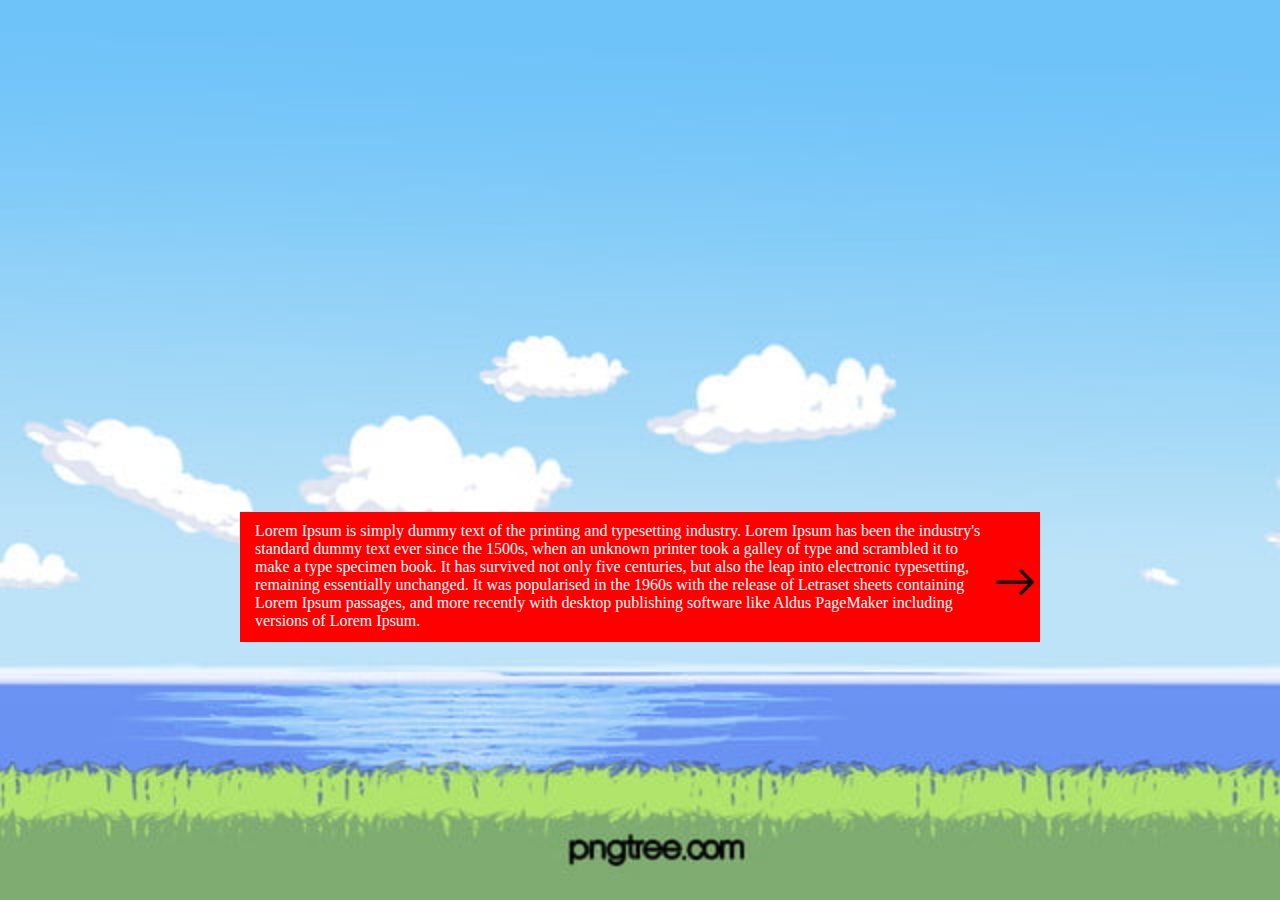
<file: end.html>
<!DOCTYPE html>
<html lang="en">
<head>
    <meta charset="UTF-8">
    <meta http-equiv="X-UA-Compatible" content="IE=edge">
    <meta name="viewport" content="width=device-width, initial-scale=1.0">
    <link rel="stylesheet" href="style.css">
    
    <title>Room info du jeux</title>
</head>
<body>
    <section class="image-1">
        <div class="boite">
            <div class="texte">
                <p>Lorem Ipsum is simply dummy text of the printing and typesetting industry. Lorem Ipsum has been the industry's standard dummy text ever since the 1500s, when an unknown printer took a galley of type and scrambled it to make a type specimen book. It has survived not only five centuries, but also the leap into electronic typesetting, remaining essentially unchanged. It was popularised in the 1960s with the release of Letraset sheets containing Lorem Ipsum passages, and more recently with desktop publishing software like Aldus PageMaker including versions of Lorem Ipsum.</p>
                <div class="fleche">
                        <img src="images/asset/—Pngtree—vector forward icon_4184777.png" alt="">
                </div>
            </div>
        </div>
    </section>
</body>
<script src="main.js"></script>
</html>
</file>
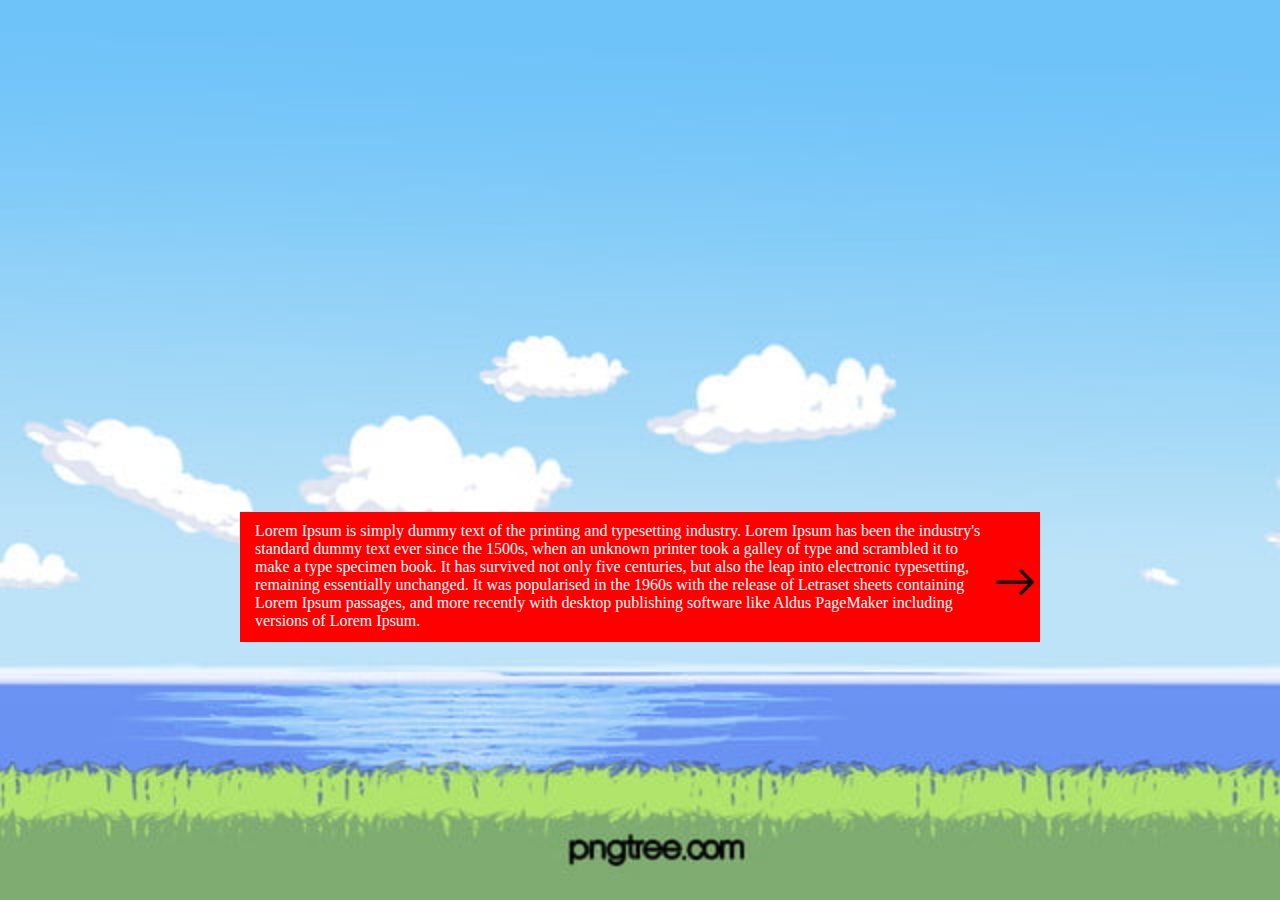
<file: explication3.html>
<!DOCTYPE html>
<html lang="en">
<head>
    <meta charset="UTF-8">
    <meta http-equiv="X-UA-Compatible" content="IE=edge">
    <meta name="viewport" content="width=device-width, initial-scale=1.0">
    <link rel="stylesheet" href="style.css">
    
    <title>Room info du jeux</title>
</head>
<body>
    <section class="image-1">
        <div class="boite">
            <div class="texte">
                <p>Lorem Ipsum is simply dummy text of the printing and typesetting industry. Lorem Ipsum has been the industry's standard dummy text ever since the 1500s, when an unknown printer took a galley of type and scrambled it to make a type specimen book. It has survived not only five centuries, but also the leap into electronic typesetting, remaining essentially unchanged. It was popularised in the 1960s with the release of Letraset sheets containing Lorem Ipsum passages, and more recently with desktop publishing software like Aldus PageMaker including versions of Lorem Ipsum.</p>
                <div class="fleche">
                    <a href="C:/Users/wmouc/Desktop/equipe-8/explication4.html">
                        <img src="images/asset/—Pngtree—vector forward icon_4184777.png" alt="">
                    </a>
                </div>
            </div>
        </div>
    </section>
</body>
<script src="main.js"></script>
</html>
</file>
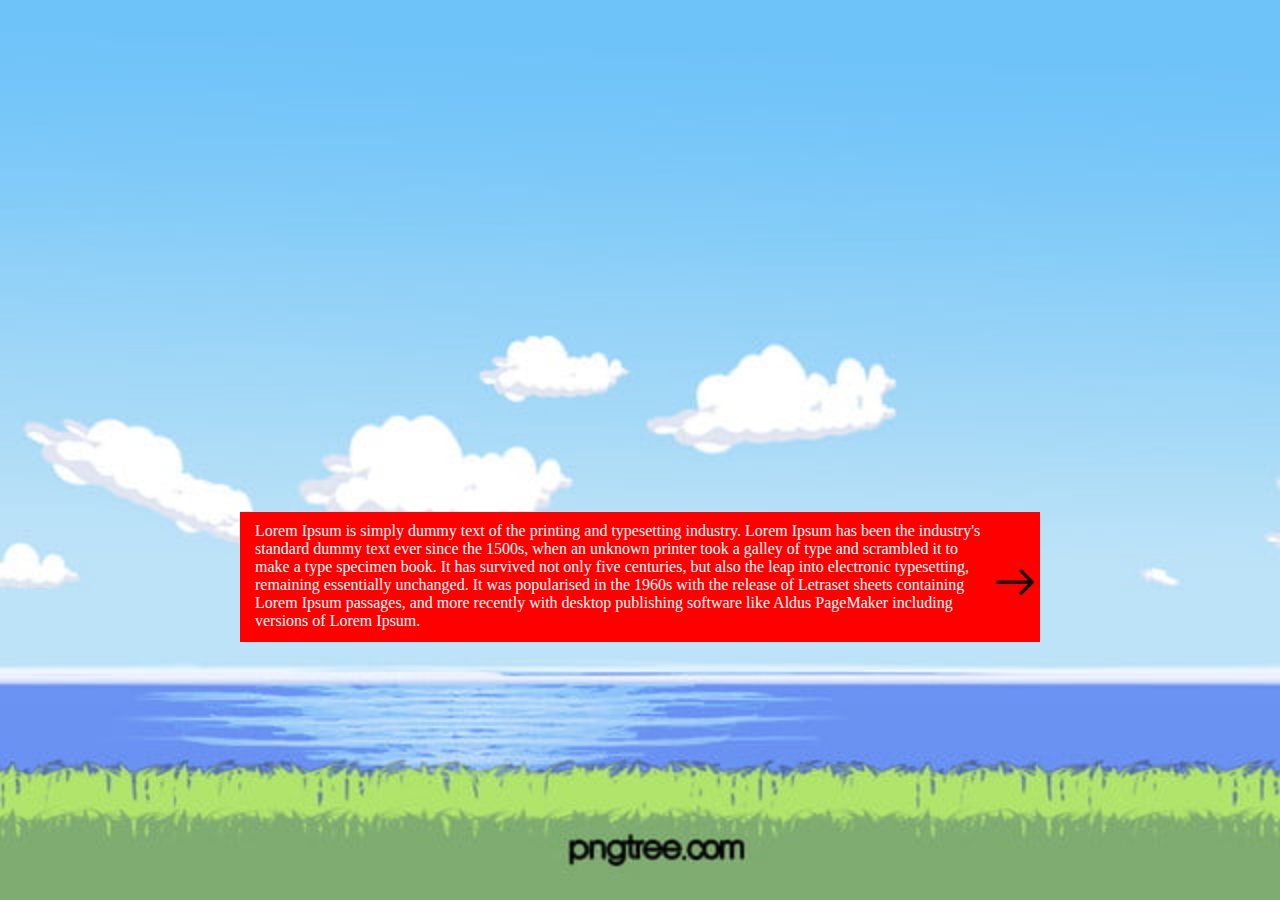
<file: explication4.html>
<!DOCTYPE html>
<html lang="en">
<head>
    <meta charset="UTF-8">
    <meta http-equiv="X-UA-Compatible" content="IE=edge">
    <meta name="viewport" content="width=device-width, initial-scale=1.0">
    <link rel="stylesheet" href="style.css">
    
    <title>Room info du jeux</title>
</head>
<body>
    <section class="image-1">
        <div class="boite">
            <div class="texte">
                <p>Lorem Ipsum is simply dummy text of the printing and typesetting industry. Lorem Ipsum has been the industry's standard dummy text ever since the 1500s, when an unknown printer took a galley of type and scrambled it to make a type specimen book. It has survived not only five centuries, but also the leap into electronic typesetting, remaining essentially unchanged. It was popularised in the 1960s with the release of Letraset sheets containing Lorem Ipsum passages, and more recently with desktop publishing software like Aldus PageMaker including versions of Lorem Ipsum.</p>
                <div class="fleche">
                    <a href="C:/Users/wmouc/Desktop/equipe-8/explication2.html">
                        <img src="images/asset/—Pngtree—vector forward icon_4184777.png" alt="">
                    </a>
                </div>
            </div>
        </div>
    </section>
</body>
<script src="main.js"></script>
</html>
</file>
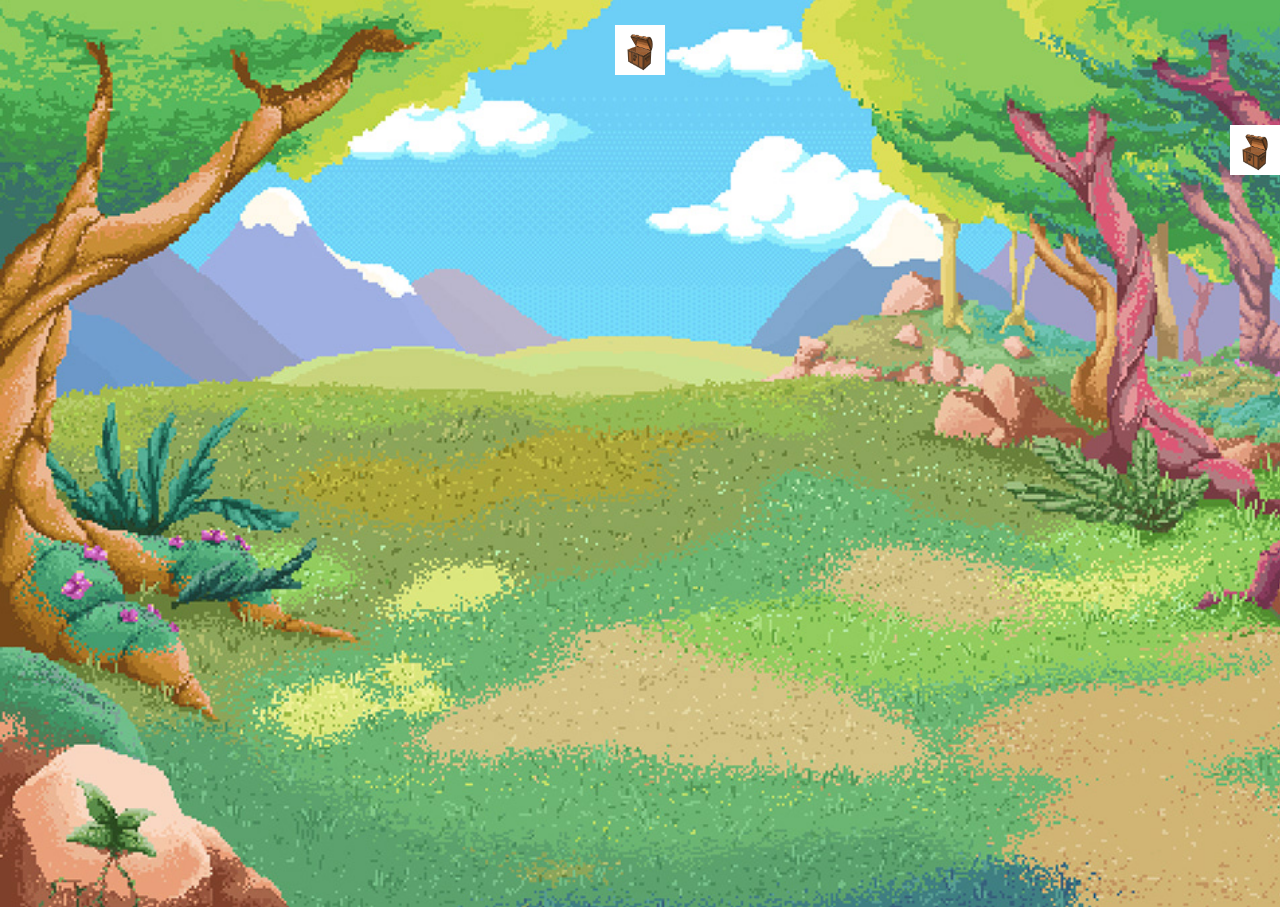
<file: room3d.html>
<!DOCTYPE html>
<html lang="en">
<head>
    <meta charset="UTF-8">
    <meta http-equiv="X-UA-Compatible" content="IE=edge">
    <meta name="viewport" content="width=device-width, initial-scale=1.0">
    <link rel="stylesheet" href="style.css">
    
    <title>Room info du jeux</title>
</head>
<body>
    <div class="background-index">
        <div class="indice">
            <img id="clue_click" src="images/asset/coffre-en-bois-vide-ouvert-d-isolement-sur-le-fond-blanc-vecteur-130754797.jpg" alt="">
        </div>
        <div class="indice1">
            <img id="clue_hover" src="images/asset/coffre-en-bois-vide-ouvert-d-isolement-sur-le-fond-blanc-vecteur-130754797.jpg" alt="">
        </div>
        <div class="compte-bourre">
            <div id="timer"></div>
        </div>
    </div>

    <div class="forme">
        <!-- popup au centre de la page par défaut en display none -->
        <div class="popup" id="popup_hover">
            <p>test</p>    
        </div>

        <!-- popup au centre de la page par défaut en display none -->
        <div class="popup" id="popup_click">
            <p id="close">X</p>
                    <!-- contient des pastilles de couleur -->
                <div class="pastilles">
                    <div class="pastille_red"></div>
                    <div class="pastille_green"></div>
                    <div class="pastille_yellow"></div>
                    <div class="pastille_orange"></div>
                </div>
    
                <!-- héxadécimal de la couleur -->   

                <div class="hexa" id="hexa_hover_red">#FF0000</div>
                <div class="hexa" id="hexa_hover_green">#00FF00</div>
                <div class="hexa" id="hexa_hover_yellow">#FFFF00</div>
                <div class="hexa" id="hexa_hover_orange">#FFA500</div>
        </div>
            
    </div>
</body>
<script src="main.js"></script>
</html>
</file>
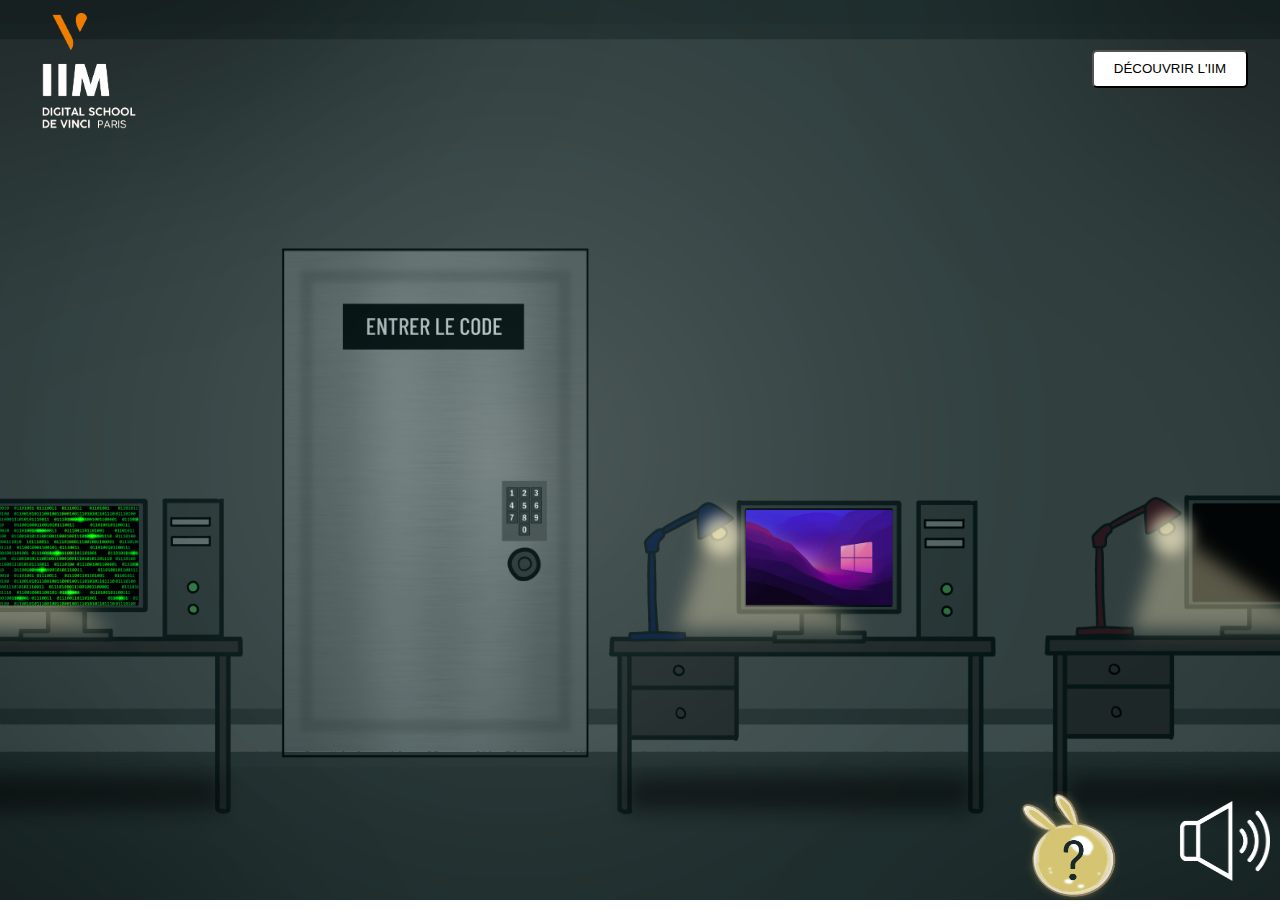
<file: roomdev.html>
<!DOCTYPE html>
<html lang="en">
<head>
    <meta charset="UTF-8">
    <meta http-equiv="X-UA-Compatible" content="IE=edge">
    <meta name="viewport" content="width=device-width, initial-scale=1.0">
    <link rel="stylesheet" href="style.css">
    
    <title>index</title>
</head>
<body>
    <div class="illudev">
        <!-- navbar avec titre et logo -->
        <nav class="navbar">
            <div class="logonav">
                <img src="images/logos/iim.png" alt="">
            </div>
        <button class="button"> <a href="#">découvrir l'iim</a></button>
        </nav>

        <div class="doordev" id="characlue_click3"></div>
        <div  class="cluedev1" id="characlue_click2"></div>

        <!-- popup au centre de la page par défaut en display none -->
        <div class="popup" id="chara_click">
            

            <h1 class="charapopup_title">Bloup est là pour t’aider</h1>
            <p class="charapopup_txt">Cras porttitor tellus libero, non sagittis libero facilisis non. Etiam id rutrum libero, sit amet eleifend nulla. Nam imperdiet nulla sed dignissim pellentesque. Donec sed quam nec elit dignissim varius. Pellentesque vitae ante id purus hendrerit vestibulum non eu nisl. Vestibulum euismod, massa et malesuada laoreet, libero nisi porttitor justo, vitae vulputate felis ante ut lacus. Mauris quis bibendum massa. Nullam nec rutrum neque.</p>
            <button id="close" class="button3">merci</button>
                
        </div>

        <!-- popup indice -->
        <div class="popup" id="chara_click2">

            <h1 class="charapopup_title">Indice 1</h1>
            <p class="charapopup_txt">Cras porttitor tellus libero, non sagittis libero facilisis non. Etiam id rutrum libero, sit amet eleifend nulla. Nam imperdiet nulla sed dignissim pellentesque. Donec sed quam nec elit dignissim varius. Pellentesque vitae ante id purus hendrerit vestibulum non eu nisl. Vestibulum euismod, massa et malesuada laoreet, libero nisi porttitor justo, vitae vulputate felis ante ut lacus. Mauris quis bibendum massa. Nullam nec rutrum neque.</p>
            <button id="close2" class="button3">fermer</button>        
        </div>

        <!-- popup code -->
        <div class="popup" id="chara_click3">

        <h1 class="charapopup_title">Entrez le code pour ouvrir la porte</h1>
        <input class="codedevinput" type="text" id="codedev" name="code"> 
        <button id="close3" class="button3">fermer</button>        
        </div>
        
        <div class="footer_hud2">

            <div class="timer">
                <div id="timer"></div>
            </div>


            <div class="charasound">

                <div id="characlue_click">
                    <img class="character" src="images/asset/bloup.png" alt="">
                </div>

                <div id="sound-click">
                    <img  class="sound" src="images/asset/speaker.png" alt="">
                </div>
            
            </div>

            
        </div>



        </div>
            
    </div>
</body>
<script src="main.js"></script>
</html>
</file>
<file: style.css>
* {
    margin: 0;
    padding: 0;
    box-sizing: border-box;
}


/*index*/

.navbar {
    display: flex;
    flex-direction: row;
    justify-content: space-between;
    padding: 0 2rem;

}

.logonav img{
    width: 100px;
    margin-top: 10px;
    margin-left: 10px;

}


.container {
    align-items: center;
    justify-content: center;
    padding: 0 2rem;

}

.title_image {
    display: center;
    margin-left: 25vw;
    width: 700px;
}




.illustration {
    background-image: url(images/background/index/defeat.gif);
    background-size: cover;
    background-position: center;
    background-repeat: no-repeat;
    height: 100vh;
    width: 100%;
    display: flex;
    flex-direction: column;
}

.illudev {
    background-image: url(images/background/dev/salle_dev.png);
    background-size: cover;
    background-position: center;
    background-repeat: no-repeat;
    height: 100vh;
    width: 100%;
    display: flex;
    flex-direction: column;
}



.button{
    background-color: #fff;
    text-transform: uppercase;
    border-radius: 5px;
    padding-top: 2px;
    padding-bottom: 2px;
    padding-left: 20px;
    padding-right: 20px;
    margin-top: 50px;
    margin-bottom: 50px;
    text-decoration: none;
    display: inline-block;
}

.button2{
    background-color: #8CD7C9;
    text-transform: uppercase;
    border-radius: 5px;
    padding-top: 5px;
    padding-bottom: 5px;
    padding-left: 12px;
    padding-right: 20px;
    margin-top: 50px;
    margin-bottom: 50px;
    text-decoration: none;
    display: flex;
    margin-left: 45%;
}

.button3{
    background-color: #8CD7C9;
    text-transform: uppercase;
    border-radius: 5px;
    padding-top: 5px;
    padding-bottom: 5px;
    padding-left: 12px;
    padding-right: 20px;
    margin-top: 50px;
    margin-bottom: 50px;
    text-decoration: none;
    display: flex;
    margin-left: 45%;
}

.button a {
    text-decoration: none;
    color: #000;
}


.button2 a {
    text-decoration: none;
    color: #000;
}

.text {
    color: #fff;
    font-size: 2rem;
    margin-top: 50px;
    margin-bottom: 50px;
    text-align: center;
    margin-left: 10vw;
    margin-right: 10vw;
}





.forme{
    
    display: flex;
    align-items: center;
    flex-direction: column;
    
}

/* Images test */
.background-index{
    background-image: url(images/background/f3638265290819.5d61d475ee01c.jpg);
    background-size: cover;
    height: 100%;  
}
/* indice */
.indice{
    display: flex;
    justify-content: center;
    align-items: center;
    height: 100px;
}
.indice1{
    display: flex;
    justify-content: end;
    align-items: center;
    height: 100px;
}
.indice img {
    width: 50px;
    height: 50px;
  }
.indice1 img {
  width: 50px;
  height: 50px;
}
/* compte à rebour */
.compte-bourre {
    display: flex;
    justify-content: start;
    align-items: flex-end;
    height: 78.5vh;
   
  }
  
  #timer {
    padding-left: 100px;
    color :white;
    font-weight: bold;
    font-size: 4em;
  }


.popup {
    background-color: #192929;
    border: 1px solid white;
    color: white;
    position: absolute;
    top: 50%;
    left: 50%;
    transform: translate(-50%, -50%);
    width: 700px;
    height: 300px;
    display: none;

}

/*pastilles couleurs*/

.pastilles {
    display: flex;
    justify-content: space-around;
    align-items: center;
    height: 100%;
}

.pastille_red {
    width: 50px;
    height: 50px;
    border-radius: 25px;
    background-color: red;
}

.pastille_red:hover {
    border: 2px solid black;
}

.pastille_green {
    width: 50px;
    height: 50px;
    border-radius: 25px;
    background-color: green;
}

.pastille_green:hover {
    border: 2px solid black;
}

.pastille_yellow {
    width: 50px;
    height: 50px;
    border-radius: 25px;
    background-color: yellow;

}

.pastille_yellow:hover {
    border: 2px solid black;
}

.pastille_orange {
    width: 50px;
    height: 50px;
    border-radius: 25px;
    background-color: orange;
}

.pastille_orange:hover {
    border: 2px solid black;
}


.hexa {
    width: 100px;
    height: 100px;
    background-color: white;
    position: absolute;
    top: 80%;
    left: 60%;
    transform: translate(-50%, -50%);
    display: none;
}

/* partie explication */
section{
    
    height:100vh;
    width: 100%;
    background-position:center;
    background-repeat: no-repeat;
    background-size: cover;
   background-attachment: fixed; 
}  

.image-1 {
    background-image: url(images/background/325624a61782e94.jpg)
  }
.boite{
    display: flex;
    justify-content: center;
    padding-top: 40%;
}
.texte{
    display: flex;
    width: 800px;
    height: 130px;
    background-color: red;
    color:white;
    
}
.texte p {
    padding-left: 15px;
    padding-top: 10px;
}
.fleche{
    padding-top: 45px;
}
.fleche img{
    width: 50px;
    height: 50px;
}

.hud {
    display: flex;
    justify-content: space-between;
    align-items: center;
    height: 100px;
    width: 100%;
    color: #fff;
    
    
}

.footer_hud {
    display: flex;
    align-items: center;
    height: 100px;
    width: 100%;
    color: #fff;
    position: absolute;
    bottom: 0;
    left: 0;
    right: 0;
    margin: 0 auto;
}

.footer_hud2 {
    display: flex;
    justify-content: space-between;
    align-items: center;
    height: 100px;
    width: 100%;
    color: #fff;
    position: absolute;
    bottom: 0;
    left: 0;
    right: 0;
    margin: 0 auto;
}

.timer {
    display: flex;
    justify-content: center;
    align-items: center;
    height: 100%;
    width: 100px;
    border-radius: 5px;
    margin-left: 10px;
    margin-right: 10px;
    
}

.timer p {
    font-size: 2rem;
    font-weight: bold;

}

.dialogue {

    background-color: #192929;
    border: 1px solid white;
    margin-left: 25%;    
    width: 600px;
    height: 100px;

}


.charasound {
    display: flex;
    justify-content: space-between;


}

.character {

    width: 100px;
    height: 110px;
    margin-left: 40px;
    margin-right: 20px;
    margin-bottom: 5px;
    cursor: pointer;

}

.sound {

    width: 90px;
    height: 80px;
    margin-left: 40px;
    margin-right: 10px;
    margin-top: 10px;
    cursor: pointer;

}


.charapopup_title {
    
    /* titre centré */
    display: flex;
    justify-content: center;
    align-items: center;
    height: 100px;
    width: 100%;
}

.charapopup_txt {
    margin-left: 60px;
    margin-right: 60px;
    text-align: center;
}

.codedevinput {

    justify-content: center;
    align-items: center;
    height: 90px;
    width: 600px;
    border: 1px solid white;
    border-radius: 5px;
    margin-top: 5px;
    margin-bottom: 10px;
    margin-left: 50px;
    background-color: #192929;
    color: white;
    font-size: 3rem;
    font-weight: bold;
    text-align: center;
    border: 1px solid white;
    outline: none;

}

/*elements cliquables room dev*/

.doordev {
    position: absolute;
    left: 36.7%;
    top: 36.5%;
    transform: translate(-50%, -50%);
    width: 170px;
    height: 43px;
    background-color: transparent;
    cursor: pointer;
}

.cluedev1 {
    position: absolute;
    left: 13%;
    top: 62%;
    transform: translate(-50%, -50%);
    width: 150px;
    height: 100px;
    background-color: transparent;
    cursor: pointer;
}
</file>
